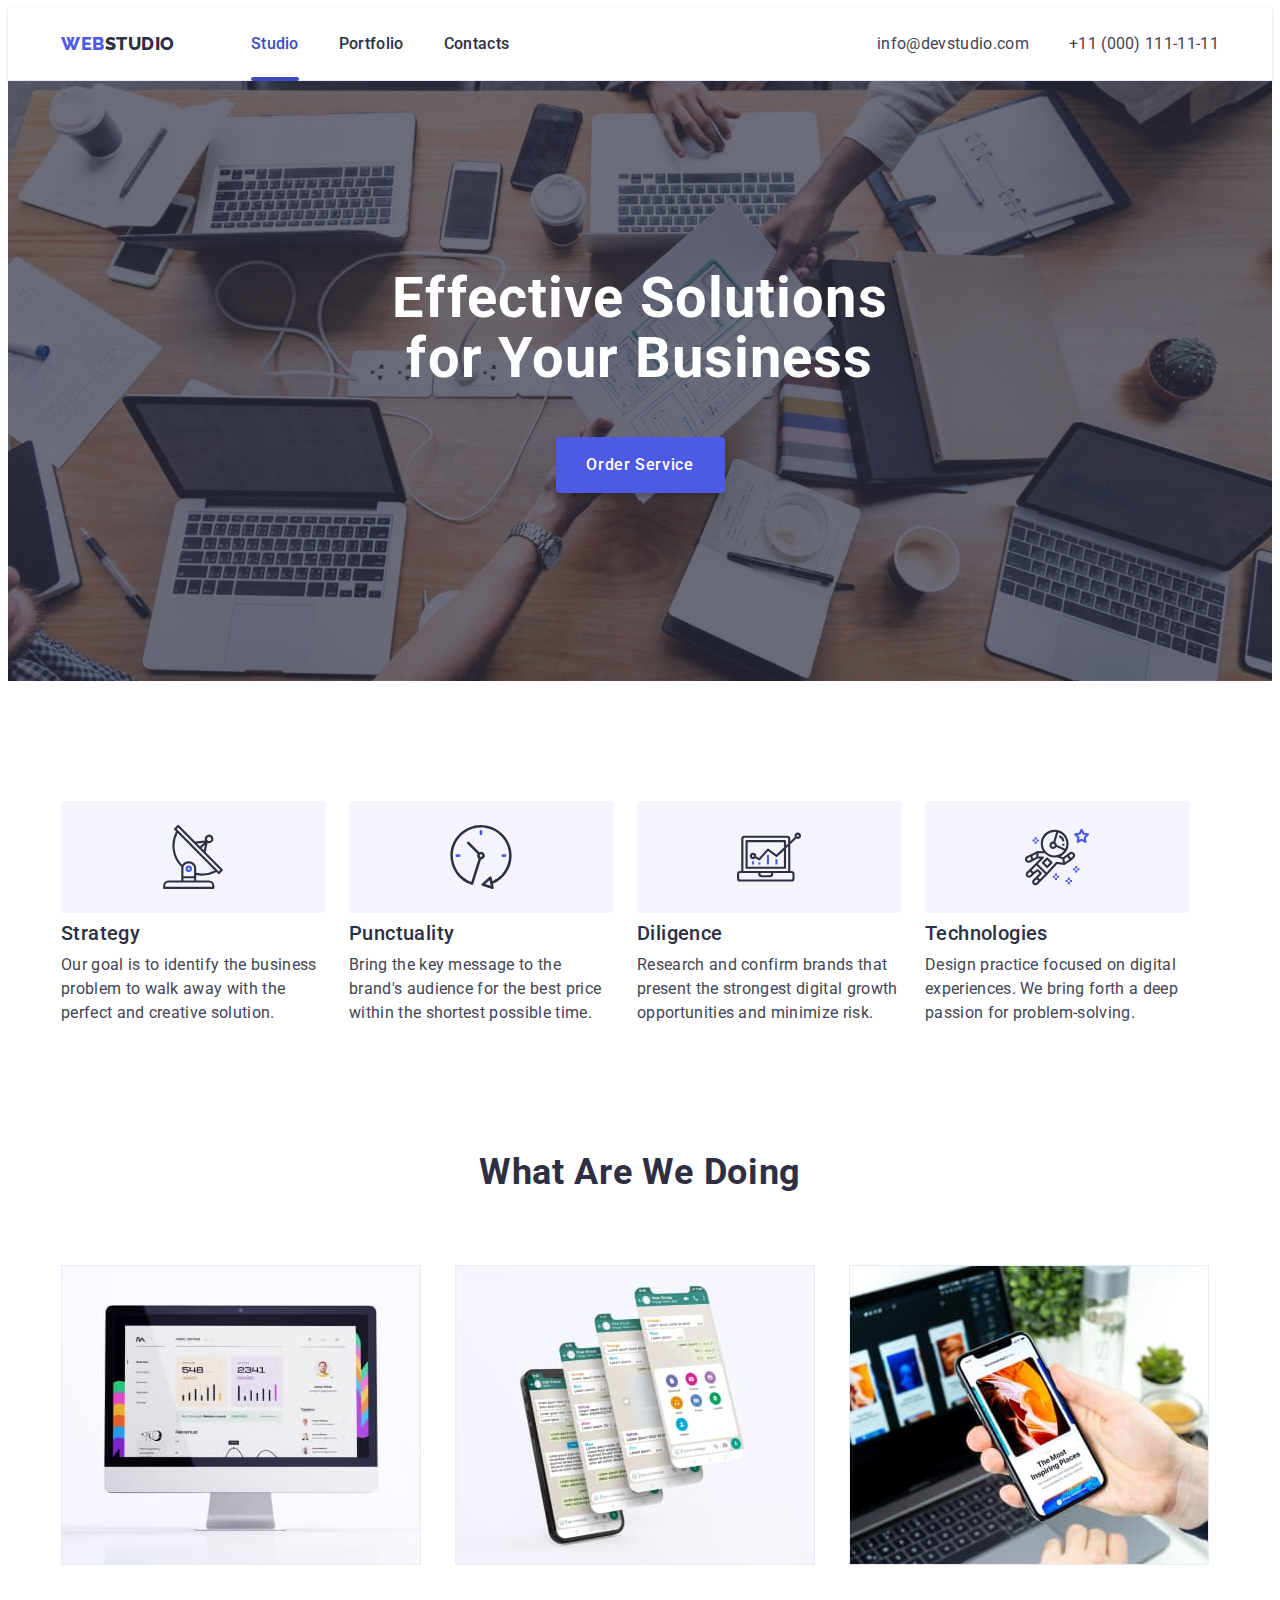
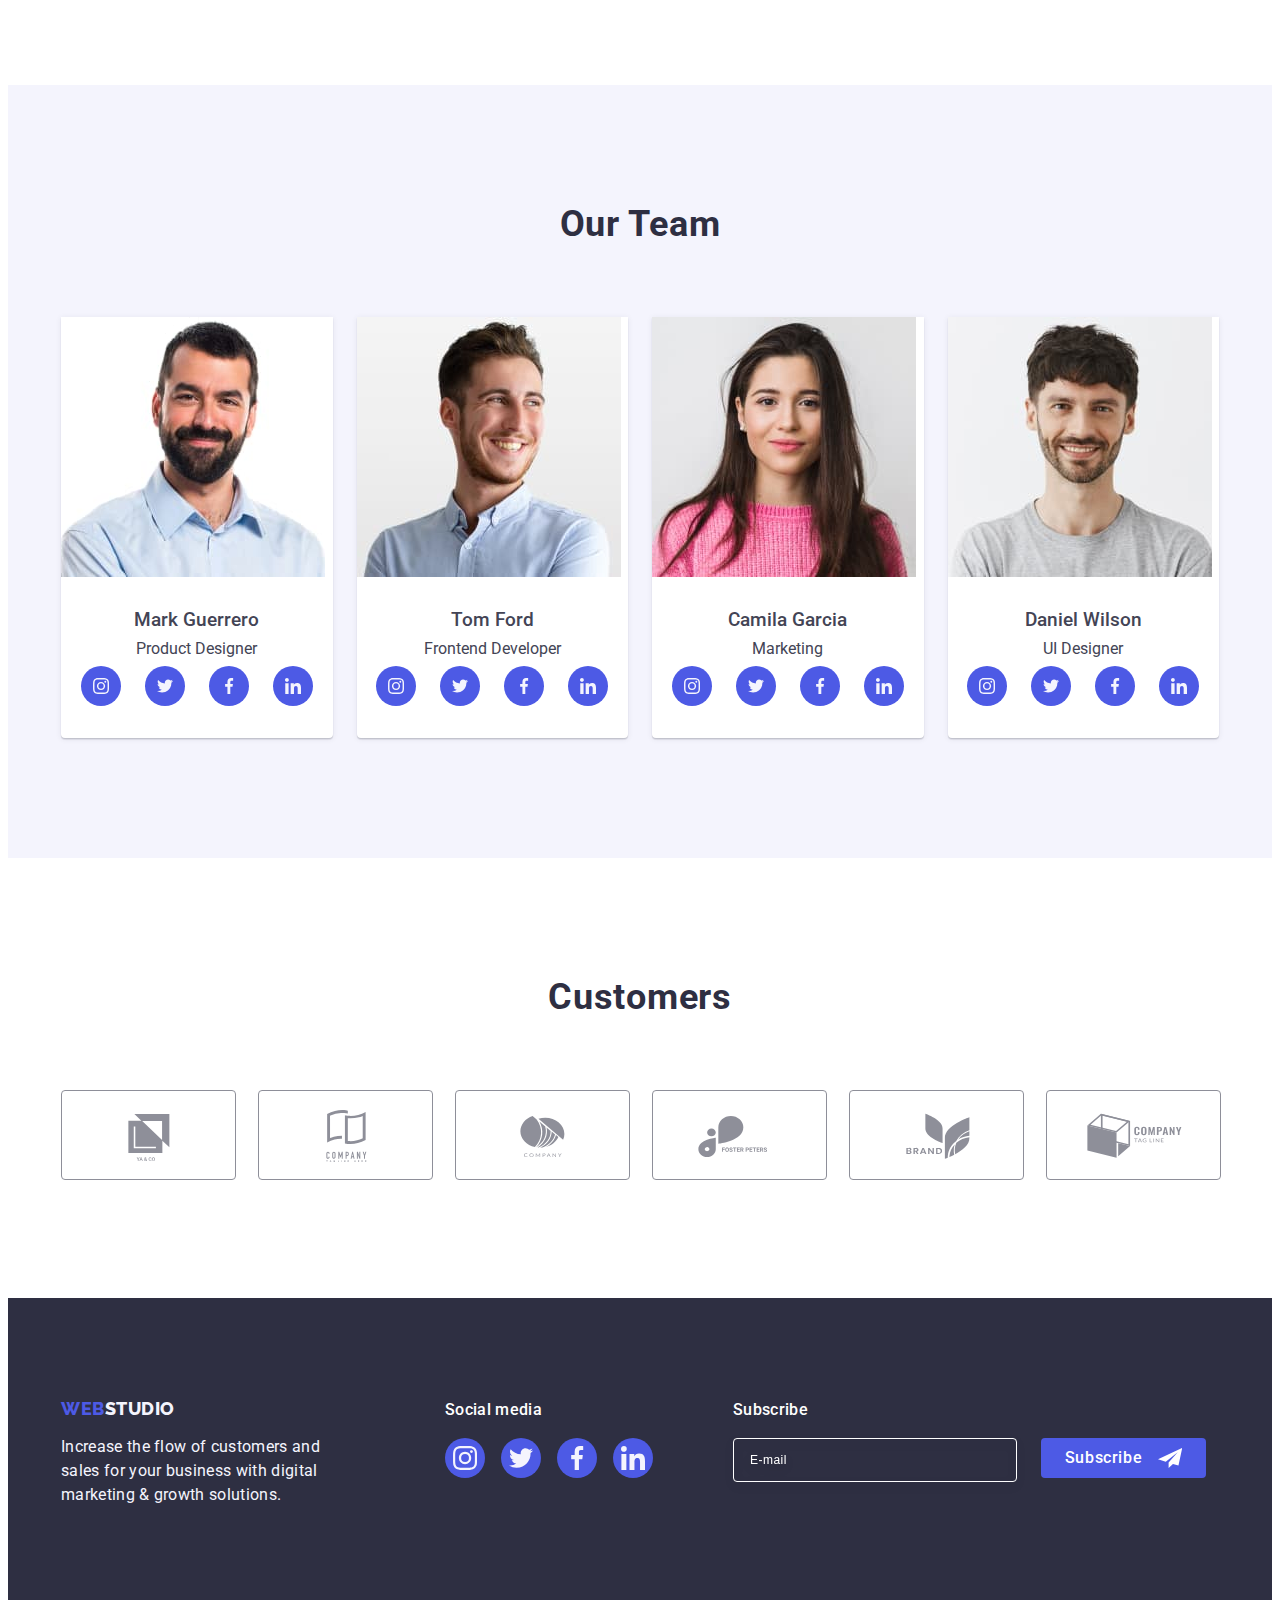
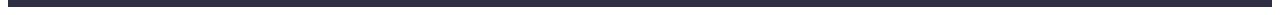
<file: index.html>
<!DOCTYPE html>
<html lang="en">
  <head>
    <meta charset="UTF-8" />
    <meta http-equiv="X-UA-Compatible" content="IE=edge" />
    <meta name="viewport" content="width=device-width, initial-scale=1.0" />
    <link
      rel="stylesheet"
      href="https://cdnjs.cloudflare.com/ajax/libs/modern-normalize/2.0.0/modern-normalize.min.css"
      integrity="sha512-4xo8blKMVCiXpTaLzQSLSw3KFOVPWhm/TRtuPVc4WG6kUgjH6J03IBuG7JZPkcWMxJ5huwaBpOpnwYElP/m6wg=="
      crossorigin="anonymous"
      referrerpolicy="no-referrer"
    />
    <link rel="preconnect" href="https://fonts.googleapis.com" />
    <link rel="preconnect" href="https://fonts.gstatic.com" crossorigin />
    <link
      href="https://fonts.googleapis.com/css2?family=Montserrat:wght@400;700&family=Raleway:wght@800&family=Tangerine:wght@700&display=swap"
      rel="stylesheet"
    />
    <link
      href="https://fonts.googleapis.com/css2?family=Montserrat:wght@400;700&family=Roboto:wght@400;500;700&family=Tangerine:wght@700&display=swap"
      rel="stylesheet"
    />
    <link rel="stylesheet" href="./css/styles.css" />
    <title>WebStudio</title>
  </head>

  <body>
    <header class="hed">
      <div class="main-hed container">
        <nav class="logo-hed">
          <a class="logo link-head" href="./index.html"
            >Web<span class="part-logo">Studio</span></a
          >

          <ul class="list">
            <li>
              <a class="list-menu link current" href="./index.html">Studio</a>
            </li>
            <li>
              <a class="list-menu link" href="./portfolio.html">Portfolio</a>
            </li>
            <li>
              <a class="list-menu link" href="">Contacts</a>
            </li>
          </ul>
        </nav>
        <address class="text-add">
          <ul class="list">
            <li>
              <a class="list-contacts link" href="mailto:info@devstudio.com"
                >info@devstudio.com</a
              >
            </li>
            <li>
              <a class="list-contacts link" href="tel:+110001111111"
                >+11 (000) 111-11-11</a
              >
            </li>
          </ul>
        </address>
      </div>
    </header>
    <main>
      <section class="hero">
        <div class="container">
          <h1 class="header-one">
            Effective Solutions <br />
            for Your Business
          </h1>
          <button class="button" type="button" data-modal-open>
            Order Service
          </button>
        </div>
      </section>
      <section class="section-two">
        <div class="container">
          <h2 class="visually-hidden">Advantages</h2>
          <ul class="list">
            <li class="list-advantages">
              <div class="advantages-icons">
                <svg class="" width="64" height="64">
                  <use href="./images/icons.svg#icon-antenna"></use>
                </svg>
              </div>
              <h3 class="header-three">Strategy</h3>
              <p class="advantages-text">
                Our goal is to identify the business problem to walk away with
                the perfect and creative solution.
              </p>
            </li>
            <li class="list-advantages">
              <div class="advantages-icons">
                <svg class="" width="64" height="64">
                  <use href="./images/icons.svg#icon-clock"></use>
                </svg>
              </div>
              <h3 class="header-three">Punctuality</h3>
              <p class="advantages-text">
                Bring the key message to the brand's audience for the best price
                within the shortest possible time.
              </p>
            </li>
            <li class="list-advantages">
              <div class="advantages-icons">
                <svg class="" width="64" height="64">
                  <use href="./images/icons.svg#icon-diagram"></use>
                </svg>
              </div>
              <h3 class="header-three">Diligence</h3>
              <p class="advantages-text">
                Research and confirm brands that present the strongest digital
                growth opportunities and minimize risk.
              </p>
            </li>
            <li class="list-advantages">
              <div class="advantages-icons">
                <svg class="" width="64" height="64">
                  <use href="./images/icons.svg#icon-astronaut"></use>
                </svg>
              </div>
              <h3 class="header-three">Technologies</h3>
              <p class="advantages-text">
                Design practice focused on digital experiences. We bring forth a
                deep passion for problem-solving.
              </p>
            </li>
          </ul>
        </div>
      </section>
      <section class="section-three">
        <div class="container">
          <h2 class="header-two">What are we doing</h2>
          <ul class="list">
            <li class="list-three">
              <img
                src="./images/wawd1.jpg"
                width="360"
                height="300"
                alt="Personal account of team member James"
              />
            </li>
            <li class="list-three">
              <img
                src="./images/wawd2.jpg"
                width="360"
                height="300"
                alt="Communication in the messenger with the group"
              />
            </li>
            <li class="list-three">
              <img
                src="./images/wawd3.jpg"
                width="360"
                height="300"
                alt="Finished product."
              />
            </li>
          </ul>
        </div>
      </section>
      <section class="section-four">
        <div class="container">
          <h2 class="header-two">Our Team</h2>
          <ul class="list">
            <li class="list-name">
              <img
                src="./images/mark-guerrero.jpg"
                width="264"
                height="260"
                alt="Photo Mark Guerrero"
              />
              <div class="worker">
                <h3 class="header-worker">Mark Guerrero</h3>
                <p class="worker-text">Product Designer</p>
                <ul class="list-icon">
                  <li class="one-icon">
                    <a class="all-icon" href="">
                      <svg class="worker-icon" width="16" height="16">
                        <use href="./images/icons.svg#icon-instagram"></use>
                      </svg>
                    </a>
                  </li>
                  <li class="one-icon">
                    <a class="all-icon" href="">
                      <svg class="worker-icon" width="16" height="16">
                        <use href="./images/icons.svg#icon-twitter"></use>
                      </svg>
                    </a>
                  </li>
                  <li class="one-icon">
                    <a class="all-icon" href="">
                      <svg class="worker-icon" width="16" height="16">
                        <use href="./images/icons.svg#icon-facebook"></use>
                      </svg>
                    </a>
                  </li>
                  <li class="one-icon">
                    <a class="all-icon" href="">
                      <svg class="worker-icon" width="16" height="16">
                        <use href="./images/icons.svg#icon-linkedin"></use>
                      </svg>
                    </a>
                  </li>
                </ul>
              </div>
            </li>
            <li class="list-name">
              <img
                src="./images/tom-ford.jpg"
                width="264"
                height="260"
                alt="Photo Tom Ford"
              />
              <div class="worker">
                <h3 class="header-worker">Tom Ford</h3>
                <p class="worker-text">Frontend Developer</p>
                <ul class="list-icon">
                  <li class="one-icon">
                    <a class="all-icon" href="">
                      <svg class="" width="16" height="16">
                        <use href="./images/icons.svg#icon-instagram"></use>
                      </svg>
                    </a>
                  </li>
                  <li class="one-icon">
                    <a class="all-icon" href="">
                      <svg class="" width="16" height="16">
                        <use href="./images/icons.svg#icon-twitter"></use>
                      </svg>
                    </a>
                  </li>
                  <li class="one-icon">
                    <a class="all-icon" href="">
                      <svg class="" width="16" height="16">
                        <use href="./images/icons.svg#icon-facebook"></use>
                      </svg>
                    </a>
                  </li>
                  <li class="one-icon">
                    <a class="all-icon" href="">
                      <svg class="" width="16" height="16">
                        <use href="./images/icons.svg#icon-linkedin"></use>
                      </svg>
                    </a>
                  </li>
                </ul>
              </div>
            </li>
            <li class="list-name">
              <img
                src="./images/camila-garcia.jpg"
                width="264"
                height="260"
                alt="Photo Camila Garcia"
              />
              <div class="worker">
                <h3 class="header-worker">Camila Garcia</h3>
                <p class="worker-text">Marketing</p>
                <ul class="list-icon">
                  <li class="one-icon">
                    <a class="all-icon" href="">
                      <svg class="" width="16" height="16">
                        <use href="./images/icons.svg#icon-instagram"></use>
                      </svg>
                    </a>
                  </li>
                  <li class="one-icon">
                    <a class="all-icon" href="">
                      <svg class="" width="16" height="16">
                        <use href="./images/icons.svg#icon-twitter"></use>
                      </svg>
                    </a>
                  </li>
                  <li class="one-icon">
                    <a class="all-icon" href="">
                      <svg class="" width="16" height="16">
                        <use href="./images/icons.svg#icon-facebook"></use>
                      </svg>
                    </a>
                  </li>
                  <li class="one-icon">
                    <a class="all-icon" href="">
                      <svg class="" width="16" height="16">
                        <use href="./images/icons.svg#icon-linkedin"></use>
                      </svg>
                    </a>
                  </li>
                </ul>
              </div>
            </li>
            <li class="list-name">
              <img
                src="./images/daniel-wilson.jpg"
                width="264"
                height="260"
                alt="Photo Daniel Wilson"
              />
              <div class="worker">
                <h3 class="header-worker">Daniel Wilson</h3>
                <p class="worker-text">UI Designer</p>
                <ul class="list-icon">
                  <li class="one-icon">
                    <a class="all-icon" href="">
                      <svg class="" width="16" height="16">
                        <use href="./images/icons.svg#icon-instagram"></use>
                      </svg>
                    </a>
                  </li>
                  <li class="one-icon">
                    <a class="all-icon" href="">
                      <svg class="" width="16" height="16">
                        <use href="./images/icons.svg#icon-twitter"></use>
                      </svg>
                    </a>
                  </li>
                  <li class="one-icon">
                    <a class="all-icon" href="">
                      <svg class="" width="16" height="16">
                        <use href="./images/icons.svg#icon-facebook"></use>
                      </svg>
                    </a>
                  </li>
                  <li class="one-icon">
                    <a class="all-icon" href="">
                      <svg class="" width="16" height="16">
                        <use href="./images/icons.svg#icon-linkedin"></use>
                      </svg>
                    </a>
                  </li>
                </ul>
              </div>
            </li>
          </ul>
        </div>
      </section>
      <section class="section-five">
        <div class="container">
          <h2 class="header-customers">Customers</h2>
          <ul class="customers-list">
            <li class="item-customers">
              <a class="customers-link" href="">
                <svg class="link-icon" width="104" height="56">
                  <use href="./images/icons.svg#icon-logo-six"></use>
                </svg>
              </a>
            </li>
            <li class="item-customers">
              <a class="customers-link" href="">
                <svg class="link-icon" width="104" height="56">
                  <use href="./images/icons.svg#icon-logo-one"></use>
                </svg>
              </a>
            </li>
            <li class="item-customers">
              <a class="customers-link" href="">
                <svg class="link-icon" width="104" height="56">
                  <use href="./images/icons.svg#icon-logo-two"></use>
                </svg>
              </a>
            </li>
            <li class="item-customers">
              <a class="customers-link" href="">
                <svg class="link-icon" width="104" height="56">
                  <use href="./images/icons.svg#icon-logo-three"></use>
                </svg>
              </a>
            </li>
            <li class="item-customers">
              <a class="customers-link" href="">
                <svg class="link-icon" width="104" height="56">
                  <use href="./images/icons.svg#icon-logo-four"></use>
                </svg>
              </a>
            </li>
            <li class="item-customers">
              <a class="customers-link" href="">
                <svg class="link-icon" width="104" height="56">
                  <use href="./images/icons.svg#icon-logo-five"></use>
                </svg>
              </a>
            </li>
          </ul>
        </div>
      </section>
    </main>
    <footer class="foot-sect">
      <div class="container foot">
        <div class="foot-one">
          <a class="logo link" href="./index.html"
            >Web<span class="foot-part-logo">Studio</span></a
          >
          <p class="text-footer">
            Increase the flow of customers and sales for your business with
            digital marketing & growth solutions.
          </p>
        </div>
        <div class="foot-two">
          <p class="foot-two-text">Social media</p>
          <ul class="link-foot">
            <li class="foot-icon">
              <a class="foot-icon-link" href="">
                <svg class="foot-two-icon" width="24" height="24">
                  <use href="./images/icons.svg#icon-instagram"></use>
                </svg>
              </a>
            </li>
            <li class="foot-icon">
              <a class="foot-icon-link" href="">
                <svg class="foot-two-icon" width="24" height="24">
                  <use href="./images/icons.svg#icon-twitter"></use>
                </svg>
              </a>
            </li>
            <li class="foot-icon">
              <a class="foot-icon-link" href="">
                <svg class="foot-two-icon" width="24" height="24">
                  <use href="./images/icons.svg#icon-facebook"></use>
                </svg>
              </a>
            </li>
            <li class="foot-icon">
              <a class="foot-icon-link" href="">
                <svg class="foot-two-icon" width="24" height="24">
                  <use href="./images/icons.svg#icon-linkedin"></use>
                </svg>
              </a>
            </li>
          </ul>
        </div>
        <div class="container-subscribe">
          <p class="text-subscribe">Subscribe</p>
          <form class="form-subscribe">
            <label class="label-subscribe">
              <input
                name="subscribe"
                type="email"
                placeholder="E-mail"
                class="input-subscribe"
            /></label>
            <button type="submit" class="button-subscribe">
              Subscribe
              <svg class="svg-subscribe" width="24" height="24">
                <use href="./images/icons.svg#icon-send"></use>
              </svg>
            </button>
          </form>
        </div>
      </div>
    </footer>

    <!---------Modal Window----------->
    <div class="backdrop is-hidden" data-modal>
      <div class="modal">
        <button class="button-close" type="button" data-modal-close>
          <svg class="icon-modal" width="8" height="8">
            <use href="./images/icons.svg#icon-close"></use>
          </svg>
        </button>
        <p class="header-modal">
          Leave your contacts and we will call you back
        </p>
        <!--------------------------->
        <form>
          <div class="container-form">
            <label class="label-form" for="user-name"> Name </label>
            <div class="input-svg">
              <input
                name="user-name"
                class="input-modal"
                id="user-name"
                type="text"
              />
              <svg class="icon-input" width="18" height="24">
                <use href="./images/icons.svg#icon-name"></use>
              </svg>
            </div>
          </div>
          <div class="container-form">
            <label class="label-form" for="user-phone"> Phone </label>
            <div class="input-svg">
              <input
                name="user-phone"
                class="input-modal"
                id="user-phone"
                type="tel"
              />
              <svg class="icon-input" width="18" height="24">
                <use href="./images/icons.svg#icon-tel"></use>
              </svg>
            </div>
          </div>
          <div class="container-form">
            <label class="label-form" for="user-phone"> Email </label>
            <div class="input-svg">
              <input
                name="user-email"
                class="input-modal"
                id="user-email"
                type="email"
              />
              <svg class="icon-input" width="18" height="24">
                <use href="./images/icons.svg#icon-mail"></use>
              </svg>
            </div>
          </div>
          <div class="container-comment">
            <label class="label-form" for="user-comment">Comment</label>
            <textarea
              id="user-comment"
              name="user-comment"
              placeholder="Text input"
              class="textarea-modal"
            ></textarea>
          </div>
          <div class="checkbox-container">
            <input
              id="user-privacy"
              type="checkbox"
              value="true"
              name="user-privacy"
              class="checkbox-input visually-hidden"
            />
            <label class="checkbox-form" for="user-privacy"
              ><span class="checkbox-span">
                <svg class="checkbox-svg" width="10" height="8">
                  <use href="./images/icons.svg#icon-checkbox"></use>
                </svg> </span
              >I accept the terms and conditions of the
              <a href="" class="privacy-policy">Privacy Policy</a></label
            >
          </div>
          <button class="button-modal">Send</button>
        </form>

        <!------------------------------->
      </div>
    </div>

    <!---------END Modal Window----------->

    <script src="./js/modal.js"></script>
  </body>
</html>
</file>
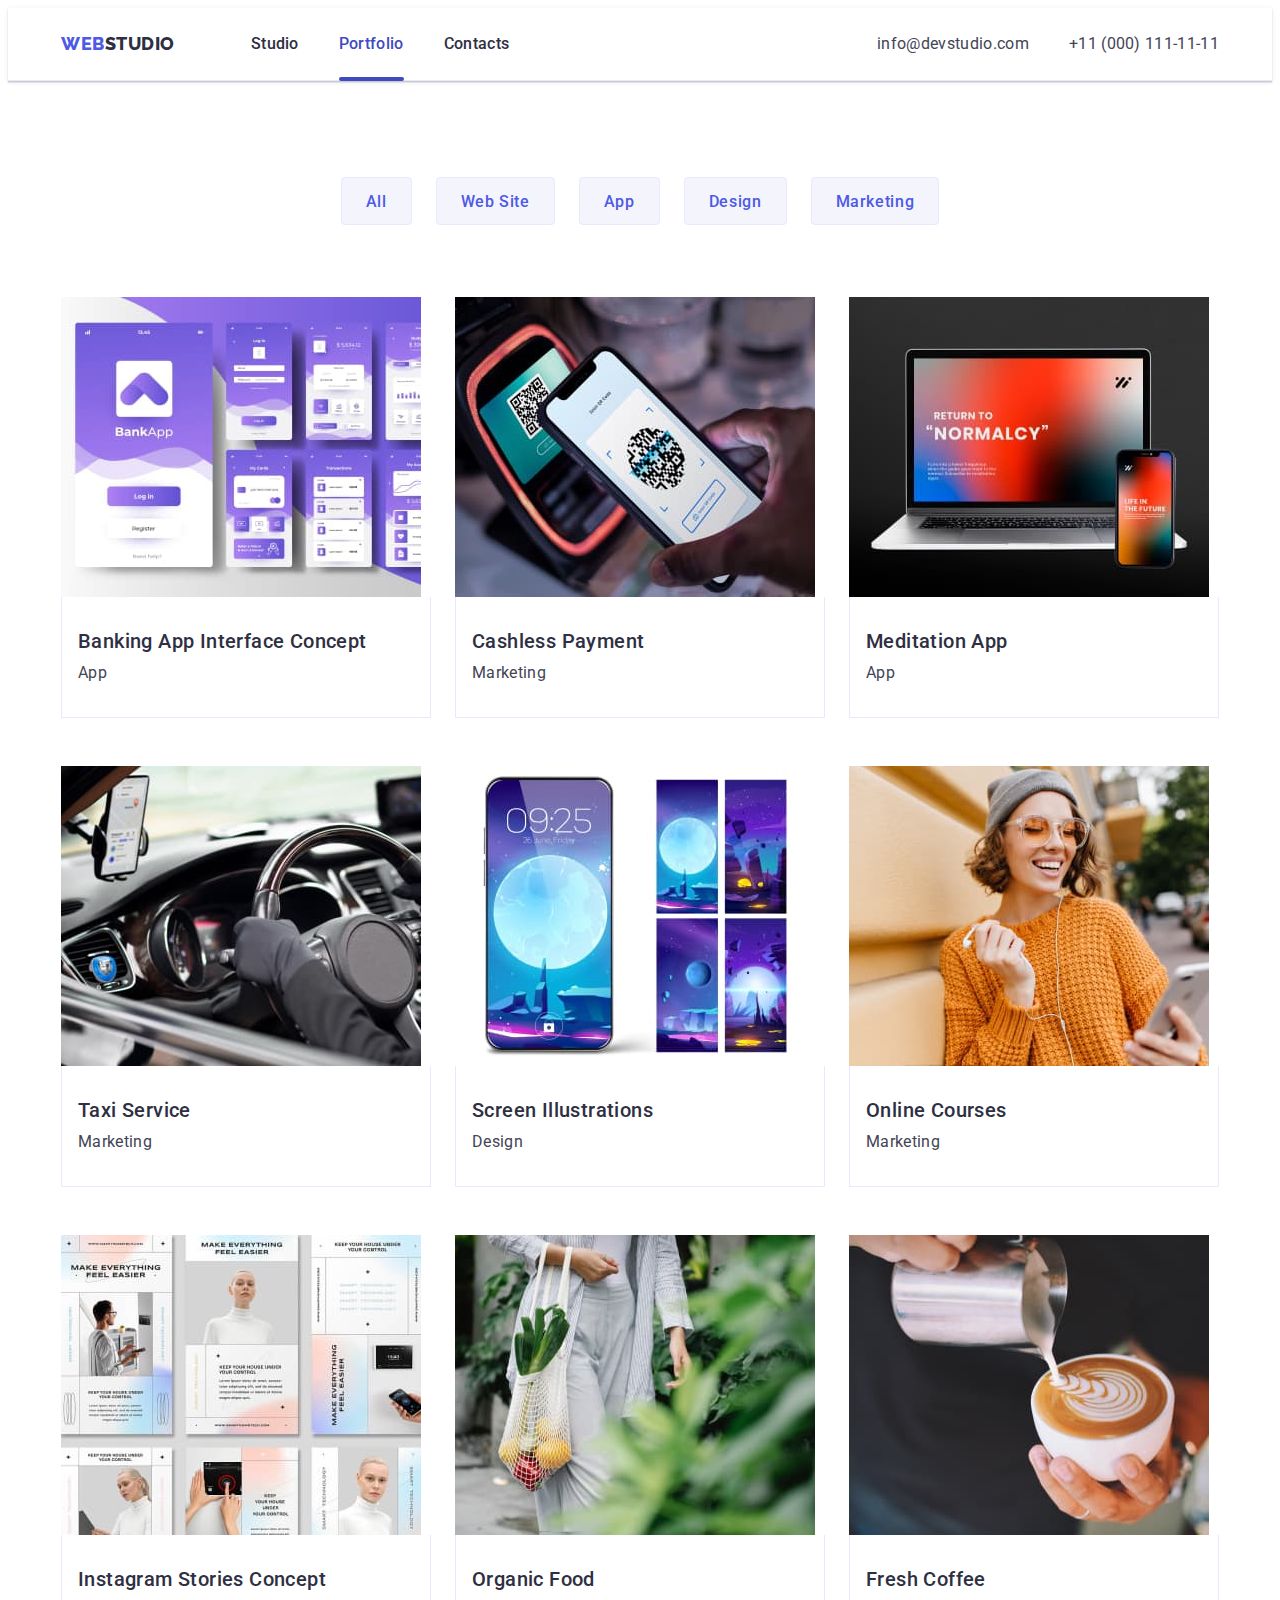
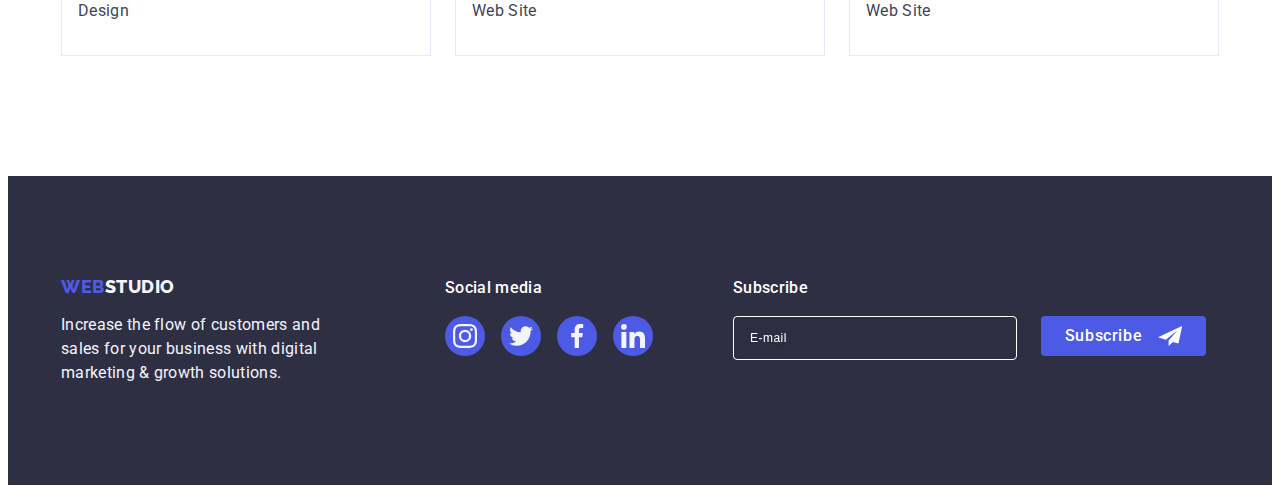
<file: portfolio.html>
<!DOCTYPE html>
<html lang="en">
  <head>
    <meta charset="UTF-8" />
    <meta http-equiv="X-UA-Compatible" content="IE=edge" />
    <meta name="viewport" content="width=device-width, initial-scale=1.0" />
    <link
      rel="stylesheet"
      href="https://cdnjs.cloudflare.com/ajax/libs/modern-normalize/2.0.0/modern-normalize.min.css"
      integrity="sha512-4xo8blKMVCiXpTaLzQSLSw3KFOVPWhm/TRtuPVc4WG6kUgjH6J03IBuG7JZPkcWMxJ5huwaBpOpnwYElP/m6wg=="
      crossorigin="anonymous"
      referrerpolicy="no-referrer"
    />
    <link rel="preconnect" href="https://fonts.googleapis.com" />
    <link rel="preconnect" href="https://fonts.gstatic.com" crossorigin />
    <link
      href="https://fonts.googleapis.com/css2?family=Montserrat:wght@400;700&family=Raleway:wght@800&family=Tangerine:wght@700&display=swap"
      rel="stylesheet"
    />
    <link
      href="https://fonts.googleapis.com/css2?family=Montserrat:wght@400;700&family=Roboto:wght@400;500;700&family=Tangerine:wght@700&display=swap"
      rel="stylesheet"
    />
    <link rel="stylesheet" href="./css/styles.css" />
    <title>Portfolio</title>
  </head>

  <body>
    <header class="hed">
      <div class="main-hed container">
        <nav class="logo-hed">
          <a class="logo link-head" href="./index.html"
            >Web<span class="part-logo">Studio</span></a
          >

          <ul class="list">
            <li>
              <a class="list-menu link" href="./index.html">Studio</a>
            </li>
            <li>
              <a class="list-menu link current" href="./portfolio.html"
                >Portfolio</a
              >
            </li>
            <li>
              <a class="list-menu link" href="">Contacts</a>
            </li>
          </ul>
        </nav>
        <address class="text-add">
          <ul class="list">
            <li>
              <a class="list-contacts link" href="mailto:info@devstudio.com"
                >info@devstudio.com</a
              >
            </li>
            <li>
              <a class="list-contacts link" href="tel:+110001111111"
                >+11 (000) 111-11-11</a
              >
            </li>
          </ul>
        </address>
      </div>
    </header>
    <main>
      <section class="main-text">
        <div class="container">
          <h1 class="visually-hidden">Buttons</h1>
          <ul class="list but">
            <li>
              <button class="hero-port" type="button">All</button>
            </li>
            <li>
              <button class="hero-port" type="button">Web Site</button>
            </li>
            <li>
              <button class="hero-port" type="button">App</button>
            </li>
            <li>
              <button class="hero-port" type="button">Design</button>
            </li>
            <li>
              <button class="hero-port" type="button">Marketing</button>
            </li>
          </ul>

          <ul class="list main">
            <li class="list-name-portfolio link">
              <a class="link-card-portfolio" href="">
                <div class="container-hidden">
                  <img
                    src="./images/hw02-1.jpg"
                    width="360"
                    height="300"
                    alt="Banking App"
                  />

                  <p class="hidden-text">
                    14 Stylish and User-Friendly App Design Concepts · Task
                    Manager App · Calorie Tracker App · Exotic Fruit Ecommerce
                    App · Cloud Storage App
                  </p>
                </div>
                <div class="bord">
                  <h2 class="name-header">Banking App Interface Concept</h2>
                  <p class="text-header">App</p>
                </div>
              </a>
            </li>
            <li class="list-name-portfolio link">
              <a class="link-card-portfolio" href="">
                <div class="container-hidden">
                  <img
                    src="./images/hw02-2.jpg"
                    width="360"
                    height="300"
                    alt="Cashless Payment"
                  />
                  <p class="hidden-text">
                    14 Stylish and User-Friendly App Design Concepts · Task
                    Manager App · Calorie Tracker App · Exotic Fruit Ecommerce
                    App · Cloud Storage App
                  </p>
                </div>
                <div class="bord">
                  <h2 class="name-header">Cashless Payment</h2>
                  <p class="text-header">Marketing</p>
                </div>
              </a>
            </li>
            <li class="list-name-portfolio link">
              <a class="link-card-portfolio" href="">
                <div class="container-hidden">
                  <img
                    src="./images/hw02-3.jpg"
                    width="360"
                    height="300"
                    alt="Meditation App"
                  />
                  <p class="hidden-text">
                    14 Stylish and User-Friendly App Design Concepts · Task
                    Manager App · Calorie Tracker App · Exotic Fruit Ecommerce
                    App · Cloud Storage App
                  </p>
                </div>
                <div class="bord">
                  <h2 class="name-header">Meditation App</h2>
                  <p class="text-header">App</p>
                </div>
              </a>
            </li>
            <li class="list-name-portfolio link">
              <a class="link-card-portfolio" href="">
                <div class="container-hidden">
                  <img
                    src="./images/hw02-4.jpg"
                    width="360"
                    height="300"
                    alt="Taxi Service"
                  />
                  <p class="hidden-text">
                    14 Stylish and User-Friendly App Design Concepts · Task
                    Manager App · Calorie Tracker App · Exotic Fruit Ecommerce
                    App · Cloud Storage App
                  </p>
                </div>
                <div class="bord">
                  <h2 class="name-header">Taxi Service</h2>
                  <p class="text-header">Marketing</p>
                </div>
              </a>
            </li>
            <li class="list-name-portfolio link">
              <a class="link-card-portfolio" href="">
                <div class="container-hidden">
                  <img
                    src="./images/hw02-5.jpg"
                    width="360"
                    height="300"
                    alt="Screen Illustrations"
                  />
                  <p class="hidden-text">
                    14 Stylish and User-Friendly App Design Concepts · Task
                    Manager App · Calorie Tracker App · Exotic Fruit Ecommerce
                    App · Cloud Storage App
                  </p>
                </div>
                <div class="bord">
                  <h2 class="name-header">Screen Illustrations</h2>
                  <p class="text-header">Design</p>
                </div>
              </a>
            </li>
            <li class="list-name-portfolio link">
              <a class="link-card-portfolio" href="">
                <div class="container-hidden">
                  <img
                    src="./images/hw02-6.jpg"
                    width="360"
                    height="300"
                    alt="Online Courses"
                  />
                  <p class="hidden-text">
                    14 Stylish and User-Friendly App Design Concepts · Task
                    Manager App · Calorie Tracker App · Exotic Fruit Ecommerce
                    App · Cloud Storage App
                  </p>
                </div>
                <div class="bord">
                  <h2 class="name-header">Online Courses</h2>
                  <p class="text-header">Marketing</p>
                </div>
              </a>
            </li>
            <li class="list-name-portfolio link">
              <a class="link-card-portfolio" href="">
                <div class="container-hidden">
                  <img
                    src="./images/hw02-7.jpg"
                    width="360"
                    height="300"
                    alt="Instagram Stories"
                  />
                  <p class="hidden-text">
                    14 Stylish and User-Friendly App Design Concepts · Task
                    Manager App · Calorie Tracker App · Exotic Fruit Ecommerce
                    App · Cloud Storage App
                  </p>
                </div>
                <div class="bord">
                  <h2 class="name-header">Instagram Stories Concept</h2>
                  <p class="text-header">Design</p>
                </div>
              </a>
            </li>
            <li class="list-name-portfolio link">
              <a class="link-card-portfolio" href="">
                <div class="container-hidden">
                  <img
                    src="./images/hw02-8.jpg"
                    width="360"
                    height="300"
                    alt="Organic Food"
                  />
                  <p class="hidden-text">
                    14 Stylish and User-Friendly App Design Concepts · Task
                    Manager App · Calorie Tracker App · Exotic Fruit Ecommerce
                    App · Cloud Storage App
                  </p>
                </div>
                <div class="bord">
                  <h2 class="name-header">Organic Food</h2>
                  <p class="text-header">Web Site</p>
                </div>
              </a>
            </li>
            <li class="list-name-portfolio link">
              <a class="link-card-portfolio" href="">
                <div class="container-hidden">
                  <img
                    src="./images/hw02-9.jpg"
                    width="360"
                    height="300"
                    alt="Fresh Coffee"
                  />
                  <p class="hidden-text">
                    14 Stylish and User-Friendly App Design Concepts · Task
                    Manager App · Calorie Tracker App · Exotic Fruit Ecommerce
                    App · Cloud Storage App
                  </p>
                </div>
                <div class="bord">
                  <h2 class="name-header">Fresh Coffee</h2>
                  <p class="text-header">Web Site</p>
                </div>
              </a>
            </li>
          </ul>
        </div>
      </section>
    </main>
    <footer class="foot-sect">
      <div class="container foot">
        <div class="foot-one">
          <a class="logo link" href="./index.html"
            >Web<span class="foot-part-logo">Studio</span></a
          >
          <p class="text-footer">
            Increase the flow of customers and sales for your business with
            digital marketing & growth solutions.
          </p>
        </div>
        <div class="foot-two">
          <p class="foot-two-text">Social media</p>
          <ul class="link-foot">
            <li class="foot-icon">
              <a class="foot-icon-link" href="">
                <svg class="foot-two-icon" width="24" height="24">
                  <use href="./images/icons.svg#icon-instagram"></use>
                </svg>
              </a>
            </li>
            <li class="foot-icon">
              <a class="foot-icon-link" href="">
                <svg class="foot-two-icon" width="24" height="24">
                  <use href="./images/icons.svg#icon-twitter"></use>
                </svg>
              </a>
            </li>
            <li class="foot-icon">
              <a class="foot-icon-link" href="">
                <svg class="foot-two-icon" width="24" height="24">
                  <use href="./images/icons.svg#icon-facebook"></use>
                </svg>
              </a>
            </li>
            <li class="foot-icon">
              <a class="foot-icon-link" href="">
                <svg class="foot-two-icon" width="24" height="24">
                  <use href="./images/icons.svg#icon-linkedin"></use>
                </svg>
              </a>
            </li>
          </ul>
        </div>
        <div class="container-subscribe">
          <p class="text-subscribe">Subscribe</p>
          <form class="form-subscribe">
            <label class="label-subscribe">
              <input
                name="subscribe"
                type="email"
                placeholder="E-mail"
                class="input-subscribe"
            /></label>
            <button type="submit" class="button-subscribe">
              Subscribe
              <svg class="svg-subscribe" width="24" height="24">
                <use href="./images/icons.svg#icon-send"></use>
              </svg>
            </button>
          </form>
        </div>
      </div>
    </footer>
  </body>
</html>
</file>
<file: css/styles.css>
:root {
  --color-grey: #434455;
  --color-blue: #4d5ae5;
  --color-darkgrey: #2e2f42;
  --color-button: #f4f4fd;
  --color-dark-blue: #404bbf;
  --color-white: #ffffff;
  --color-light-grey: #8e8f99;
}

body {
  font-family: 'Roboto', sans-serif;
  color: var(--color-grey);
  background-color: var(--color-white);
}

.visually-hidden {
  position: absolute;
  width: 1px;
  height: 1px;
  margin: -1px;
  border: 0;
  padding: 0;
  white-space: nowrap;
  clip-path: inset(100%);
  clip: rect(0 0 0 0);
  overflow: hidden;
}

h1,
h2,
h3,
h4,
h5,
h6,
p {
  margin: 0;
}

header li,
address li {
  display: inline-block;
  flex-direction: row;
}

.hed {
  border-bottom: 1px solid #e7e9fc;
  box-shadow: 0px 2px 1px rgba(46, 47, 66, 0.08),
    0px 1px 1px rgba(46, 47, 66, 0.16), 0px 1px 6px rgba(46, 47, 66, 0.08);
}

.main-hed {
  display: flex;
  align-items: center;
}

.container {
  width: 1158px;
  margin: 0 auto;
  padding: 0 15px;
}

.logo-hed {
  display: flex;
  align-items: center;
}

.logo {
  font-family: 'Raleway', sans-serif;
  font-weight: 800;
  font-size: 18px;
  line-height: 1.17;
  letter-spacing: 0.03em;
  text-transform: uppercase;
  color: var(--color-blue);
}

.link {
  text-decoration: none;
}

.part-logo {
  color: var(--color-darkgrey);
}

.list {
  list-style: none;
}

.hed .list {
  display: flex;
  gap: 40px;
}

.list-menu {
  display: block;
  font-weight: 500;
  font-size: 16px;
  line-height: 1.5;
  letter-spacing: 0.02em;
  color: var(--color-darkgrey);
  padding: 24px 0;
}

.list-menu.link {
  position: relative;
  transition: color 250ms cubic-bezier(0.4, 0, 0.2, 1);
}

.current::after {
  content: '';
  position: absolute;
  left: 0;
  bottom: -1px;
  height: 4px;
  background-color: #404bbf;
  border-radius: 2px;
  display: block;
  width: 100%;
}

.current {
  color: #404bbf;
}

.list-menu:hover,
.list-menu:focus {
  color: var(--color-dark-blue);
}

.list-contacts {
  font-size: 16px;
  line-height: 1.5;
  letter-spacing: 0.02em;
  color: var(--color-grey);
  transition: color 250ms cubic-bezier(0.4, 0, 0.2, 1);
}

.list-contacts:hover,
.list-contacts:focus {
  color: var(--color-dark-blue);
}

.hero-port:hover,
.hero-port:focus {
}

.name-header {
  font-weight: 500;
  font-size: 20px;
  line-height: 1.2;
  letter-spacing: 0.02em;
  color: var(--color-darkgrey);
  margin-bottom: 8px;
}

.text-header {
  font-size: 16px;
  line-height: 1.5;
  letter-spacing: 0.02em;
  color: var(--color-grey);
}

.foot-part-logo {
  color: var(--color-button);
}

.hero {
  padding-top: 188px;
  padding-bottom: 188px;
  margin: 0;
  max-width: 1440px;
  background-image: linear-gradient(
      to bottom,
      rgba(46, 47, 66, 0.7),
      rgba(46, 47, 66, 0.7)
    ),
    url(../images/phone-hero.jpg);
  position: relative;
  background-repeat: no-repeat;
  background-position: center;
  background-size: cover;
}

.header-one {
  font-family: 'Roboto';
  font-size: 56px;
  letter-spacing: 0.02em;
  text-align: center;
  color: var(--color-white);
  line-height: 1.07;
  max-width: 496px;
  margin-left: auto;
  margin-right: auto;
}

/*section 2 */

.advantages-icons {
  display: flex;
  align-items: center;
  justify-content: center;
  height: 112px;
  background-color: #f4f4fd;
  border-radius: 4px;
  margin-bottom: 8px;
}

.section-two {
  padding-top: 120px;
  padding-bottom: 120px;
}

.section-two .list {
  display: flex;
  gap: 24px;
}

.list-advantages {
  width: calc((100% - 72px) / 4);
  width: 264px;
  height: 112px;
}

.header-three {
  /* section 2 and section 3 */
  font-family: 'Roboto' sans-serif;
  font-weight: 500;
  font-size: 20px;
  letter-spacing: 0.02em;
  line-height: 24px;
  color: var(--color-darkgrey);
  margin-bottom: 8px;
}

/*section 3 */
.section-three {
  padding-bottom: 120px;
}

.section-three .header-two {
  margin-top: 120px;
}

.header-two {
  font-family: 'Roboto' sans-serif;
  font-size: 36px;
  letter-spacing: 0.02em;
  line-height: 1.11;
  text-align: center;
  text-transform: capitalize;
  color: var(--color-darkgrey);
  margin-bottom: 72px;
}

.section-three .list {
  display: flex;
  padding: 0;
  gap: 24px;
}

.list-three {
  width: calc((100% - 48px) / 3);
}

img {
  margin: 0;
  padding: 0;
  display: block;
}

/*section 4 */
.section-four {
  background-color: var(--color-button);
  padding-top: 120px;
  padding-bottom: 120px;
}

.section-four .list {
  display: flex;
  margin-top: 72px;
  padding: 0;
  justify-content: center;
  gap: 24px;
}

.section-four .list-name {
  text-align: center;
  width: calc((100% - 72px) / 4);
  border-radius: 0px 0px 4px 4px;
  background-color: var(--color-white);
  box-shadow: 0 2px 1px rgba(46, 47, 66, 0.08), 0 1px 1px rgba(46, 47, 66, 0.16),
    0 1px 6px rgba(46, 47, 66, 0.08);
}

.worker {
  padding: 32px 0;
}

.header-worker {
  font-weight: 500;
  text-align: center;
  margin-bottom: 8px;
}

.worker-text {
  text-align: center;
}

.list-name-portfolio {
  background-color: var(--color-white);
  width: calc((100% - 48px) / 3);
}

.link-card-portfolio {
  text-decoration: none;
  display: block;
}

.link-card-portfolio:hover,
.link-card-portfolio:focus {
  box-shadow: 0 2px 1px rgba(46, 47, 66, 0.08), 0 1px 1px rgba(46, 47, 66, 0.16),
    0 1px 6px rgba(46, 47, 66, 0.08);
  transition: box-shadow 250ms cubic-bezier(0.4, 0, 0.2, 1);
}

.button {
  font-family: 'Roboto', sans-serif;
  font-weight: 500;
  font-size: 16px;
  line-height: 24px;
  letter-spacing: 0.04em;
  background-color: var(--color-blue);
  color: var(--color-white);
  cursor: pointer;
  padding: 0;
  margin-top: 48px;
  margin-right: auto;
  margin-bottom: auto;
  margin-left: auto;
  min-width: 169px;
  height: 56px;
  border: none;
  box-shadow: 0px 4px 4px rgba(0, 0, 0, 0.15);
  border-radius: 4px;
  gap: 10px;
  display: block;
  transition: background-color 250ms cubic-bezier(0.4, 0, 0.2, 1);
}

.button:hover,
.button:focus {
  background-color: var(--color-dark-blue);
}

.text-add {
  font-style: normal;
  margin-left: auto;
}

.text-add .list {
  display: flex;
  gap: 40px;
}

.list {
  list-style: none;
  padding-left: 0;
  margin: 0;
}

ul {
  list-style-type: none;
}

.advantages-text {
  font-weight: 400;
  font-size: 16px;
  line-height: 24px;
  letter-spacing: 0.02em;
  color: var(--color-grey);
}

/* footer */

.foot-sect {
  background-color: var(--color-darkgrey);
  padding: 100px 0;
}

.text-footer {
  color: var(--color-button);
  letter-spacing: 0.02em;
  font-weight: 400;
  font-size: 16px;
  line-height: 24px;
  max-width: 264px;
}

.foot-sect .logo.link {
  display: inline-block;
  flex-direction: column;
  margin-bottom: 16px;
}

.logo.link-head {
  display: inline-block;
  font-family: 'Raleway', sans-serif;
  font-weight: 800;
  font-size: 18px;
  line-height: 1.17;
  letter-spacing: 0.03em;
  text-transform: uppercase;
  text-decoration: none;
  color: var(--color-blue);
  margin-right: 76px;
}

.part-logo {
  color: var(--color-darkgrey);
}

.foot-part-logo {
  color: var(--color-button);
}

/* portfolio */
.list.main {
  display: flex;
  flex-wrap: wrap;
  column-gap: 24px;
  row-gap: 48px;
}

.container .but {
  display: flex;
  justify-content: center;
  gap: 24px;
  margin-bottom: 72px;
}

.hero-port {
  font-family: 'Roboto', sans-serif;
  font-weight: 500;
  font-size: 16px;
  line-height: 1.5;
  letter-spacing: 0.04em;
  color: var(--color-blue);
  background-color: var(--color-button);
  cursor: pointer;
  margin: 0;
  height: 48px;
  border: 1px solid #e7e9fc;
  border-radius: 4px;
  padding-top: 12px;
  padding-bottom: 12px;
  padding-left: 24px;
  padding-right: 24px;
  transition: color 250ms cubic-bezier(0.4, 0, 0.2, 1),
    background-color 250ms cubic-bezier(0.4, 0, 0.2, 1),
    border-color 250ms cubic-bezier(0.4, 0, 0.2, 1),
    box-shadow 250ms cubic-bezier(0.4, 0, 0.2, 1);
}

.hero-port:hover,
.hero-port:focus {
  border: 1px solid transparent;
  color: var(--color-white);
  background-color: var(--color-dark-blue);
  box-shadow: 0px 3px 1px rgba(0, 0, 0, 0.1), 0px 2px 1px rgba(0, 0, 0, 0.08),
    0px 2px 2px rgba(0, 0, 0, 0.12);
}

.bord {
  border: 1px solid #e7e9fc;
  border-top: none;
  padding: 32px 16px;
}

.main-text {
  padding: 96px 0 120px 0;
}

.customers-list {
  display: flex;
  gap: 24px;
  margin: 0;
  padding: 0;
}

.item-customers {
  width: calc((100% - 120px) / 6);
  height: 88px;
}

.customers-link {
  color: #8e8f99;
  border: 1px solid #8e8f99;
  border-radius: 4px;
  width: 100%;
  height: 100%;
  display: flex;
  align-items: center;
  justify-content: center;
}

.section-five {
  padding-top: 120px;
  padding-bottom: 120px;
}

.header-customers {
  font-family: 'Roboto' sans-serif;
  font-size: 36px;
  letter-spacing: 0.02em;
  line-height: 1.11;
  text-align: center;
  text-transform: capitalize;
  color: var(--color-darkgrey);
  margin-bottom: 72px;
}

.customers-link:hover,
.customers-link:focus {
  color: #404bbf;
  border-color: #404bbf;
  transition: border-color 250ms cubic-bezier(0.4, 0, 0.2, 1),
    color 250ms cubic-bezier(0.4, 0, 0.2, 1);
}

.link-icon {
  fill: currentColor;
}

.worker-icon {
  display: flex;
  margin: 0;
}

.all-icon {
  background-color: var(--color-blue);
  width: 100%;
  height: 100%;
  display: flex;
  align-items: center;
  justify-content: center;
  border-radius: 50%;
  transition: background-color 250ms cubic-bezier(0.4, 0, 0.2, 1);
}

.one-icon {
  width: 40px;
  height: 40px;
}

.list-icon {
  gap: 24px;
  display: flex;
  justify-content: center;
  padding: 8px 16px 0 16px;
}

.worker-icon {
  fill: var(--color-button);
}

.all-icon:hover,
.all-icon:focus {
  background-color: #404bbf;
}

.foot-two {
}
.foot-one {
  margin-right: 120px;
}

.container.foot {
  display: flex;
  align-items: baseline;
}
.foot-two-text {
  line-height: 1.5;
  font-weight: 500;
  font-size: 16px;
  color: #ffffff;
  margin-bottom: 16px;
  letter-spacing: 0.02em;
}

.link-foot {
  display: flex;
  gap: 16px;
  margin: 0;
  padding: 0;
}

.foot-icon {
  width: calc((100% - 48px) / 3);
  width: 40px;

  height: 40px;
}

.foot-icon-link {
  display: flex;
  background-color: #4d5ae5;
  width: 100%;
  height: 100%;
  align-items: center;
  justify-content: center;
  border-radius: 50%;
}

.foot-icon-link:hover,
.foot-icon-link:focus {
  background-color: #31d0aa;
  transition: background-color 250ms cubic-bezier(0.4, 0, 0.2, 1);
}

.foot-two-icon {
  fill: var(--color-button);
}

/* ------- Portfolio overlay --------*/

.container-hidden {
  position: relative;
  overflow: hidden;
}

.container-hidden:hover .hidden-text,
.container-hidden:focus .hidden-text {
  transform: translateX(0);
  background-color: #4d5ae5;
}

.link-card-portfolio:focus .hidden-text {
  transform: translateY(0%);
}

.hidden-text {
  position: absolute;
  top: 0;
  line-height: 1.5;
  letter-spacing: 0.02em;
  color: var(--color-button);
  font-weight: 400;
  font-size: 16px;
  padding: 40px 32px;
  transform: translateY(0%);
  background-color: #4d5ae5;
  height: 100%;
  width: 100%;
  transform: translateY(100%);
  transition: transform 250ms cubic-bezier(0.4, 0, 0.2, 1);
}

/* ----- Subscribe -------*/
.container-subscribe {
  margin-left: 80px;
}
.text-subscribe {
  margin-bottom: 16px;
  font-weight: 500;
  font-size: 16px;
  line-height: 1.5;
  letter-spacing: 0.02em;
  color: #ffffff;
}

.form-subscribe {
  display: flex;
  gap: 24px;
}

.input-subscribe {
  width: 264px;
  height: 40px;
  border: 1px solid #ffffff;
  background-color: transparent;
  font-size: 12px;
  line-height: 1.5;
  letter-spacing: 0.04em;
  padding-left: 16px;
  filter: drop-shadow(0px 4px 4px rgba(0, 0, 0, 0.15));
  border-radius: 4px;
  color: #ffffff;
}

.input-subscribe::placeholder {
  color: #ffffff;
}

.button-subscribe {
  min-width: 165px;
  height: 40px;
  display: flex;
  justify-content: center;
  align-items: center;
  font-family: 'Roboto', sans-serif;
  font-size: 16px;
  font-weight: 500;
  line-height: 1.5;
  letter-spacing: 0.04em;
  color: #ffffff;
  cursor: pointer;
  background-color: #4d5ae5;
  border: none;
  border-radius: 4px;
}

.svg-subscribe {
  margin-left: 16px;
}

/* ------ Modal Window ----- */
.button-close {
  position: absolute;
  top: 24px;
  right: 24px;
  width: 24px;
  height: 24px;
  border-radius: 50%;
  display: flex;
  align-items: center;
  justify-content: center;
  background-color: #e7e9fc;
  border: 1px solid rgba(0, 0, 0, 0.1);
  padding: 0;
  cursor: pointer;
  transition: background-color 250ms cubic-bezier(0.4, 0, 0.2, 1),
    border 250ms cubic-bezier(0.4, 0, 0.2, 1);
}

.icon-modal {
  transition: fill 250ms cubic-bezier(0.4, 0, 0.2, 1);
}

.button-close:focus,
.button-close:hover {
  background-color: #404bbf;
  border: none;
  fill: #ffffff;
}

.is-hidden {
  visibility: hidden;
  opacity: 0;
  pointer-events: none;
}

.backdrop {
  position: fixed;
  left: 50%;
  top: 50%;
  transform: translate(-50%, -50%);
  background-color: rgba(46, 47, 66, 0.4);
  width: 100%;
  height: 100%;
  transition: opacity 250ms cubic-bezier(0.4, 0, 0.2, 1),
    visibility 250ms cubic-bezier(0.4, 0, 0.2, 1);
}

.modal {
  position: relative;
  top: 50%;
  left: 50%;
  transform: translate(-50%, -50%);
  width: 408px;
  min-height: 584px;
  background: #fcfcfc;
  box-shadow: 0px 1px 1px rgba(0, 0, 0, 0.14), 0px 1px 3px rgba(0, 0, 0, 0.12),
    0px 2px 1px rgba(0, 0, 0, 0.2);
  border-radius: 4px;
  transition: transform 250ms cubic-bezier(0.4, 0, 0.2, 1);
  padding: 72px 24px 24px 24px;
}

.header-modal {
  font-size: 16px;
  font-weight: 500;
  line-height: 24px;
  text-align: center;
  margin-bottom: 16px;
  letter-spacing: 0.02em;
  color: var(--color-darkgrey);
}

.input-modal {
  width: 100%;
  height: 40px;
  border: 1px solid rgba(46, 47, 66, 0.4);
  border-radius: 4px;
  background-color: transparent;
  padding-left: 38px;
  outline: transparent;
  transition: border-color 250ms cubic-bezier(0.4, 0, 0.2, 1);
}

.input-modal:focus {
  border-color: #4d5ae5;
}

.icon-input {
  position: absolute;
  left: 16px;
  top: 50%;
  transform: translateY(-50%);
  transition: fill 250ms cubic-bezier(0.4, 0, 0.2, 1);
  fill: #2e2f42;
}

.input-modal:focus-within + .icon-input {
  fill: #4d5ae5;
}

.input-svg {
  position: relative;
}

.container-form {
  margin-bottom: 8px;
}

.label-form {
  font-size: 12px;
  line-height: 1.17;
  letter-spacing: 0.04em;
  color: var(--color-light-grey);
  display: block;
  margin-bottom: 4px;
}

.textarea-modal {
  width: 100%;
  height: 120px;
  font-size: 12px;
  line-height: 1.17;
  letter-spacing: 0.04em;
  color: rgba(46, 47, 66, 0.4);
  border: 1px solid rgba(46, 47, 66, 0.4);
  border-radius: 4px;
  background-color: transparent;
  padding: 8px 16px;
  outline: transparent;
  resize: none;
  transition: border-color 250ms cubic-bezier(0.4, 0, 0.2, 1);
}

.textarea-modal:focus {
  border-color: #4d5ae5;
}
.checkbox-container {
  margin-bottom: 24px;
}

.checkbox-form {
  font-size: 12px;
  line-height: 1.17;
  letter-spacing: 0.04em;
  color: var(--color-light-grey);
}

.checkbox-span {
  width: 16px;
  height: 16px;
  border: 1px solid rgba(46, 47, 66, 0.4);
  border-radius: 2px;
  transition: background-color 250ms cubic-bezier(0.4, 0, 0.2, 1),
    border 250ms cubic-bezier(0.4, 0, 0.2, 1),
    fill 250ms cubic-bezier(0.4, 0, 0.2, 1);
  display: inline-flex;
  align-items: center;
  justify-content: center;
  fill: transparent;
  margin-right: 8px;
}
.checkbox-input:focus + .checkbox-form > .checkbox-span {
  border-color: #4d5ae5;
  transition: border 250ms cubic-bezier(0.4, 0, 0.2, 1);
}
.checkbox-input:checked + .checkbox-form > .checkbox-span {
  background-color: #404bbf;
  border: none;
  fill: var(--color-button);
}

.privacy-policy {
  color: var(--color-blue);
}

.button-modal {
  display: block;
  min-width: 169px;
  height: 56px;
  font-family: 'Roboto', sans-serif;
  font-size: 16px;
  font-weight: 500;
  line-height: 1.5;
  letter-spacing: 0.04em;
  color: #ffffff;
  cursor: pointer;
  background-color: #4d5ae5;
  border: none;
  border-radius: 4px;
  transition: background-color 250ms cubic-bezier(0.4, 0, 0.2, 1);
  margin: auto;
}

.container-comment {
  margin-bottom: 16px;
}
</file>
